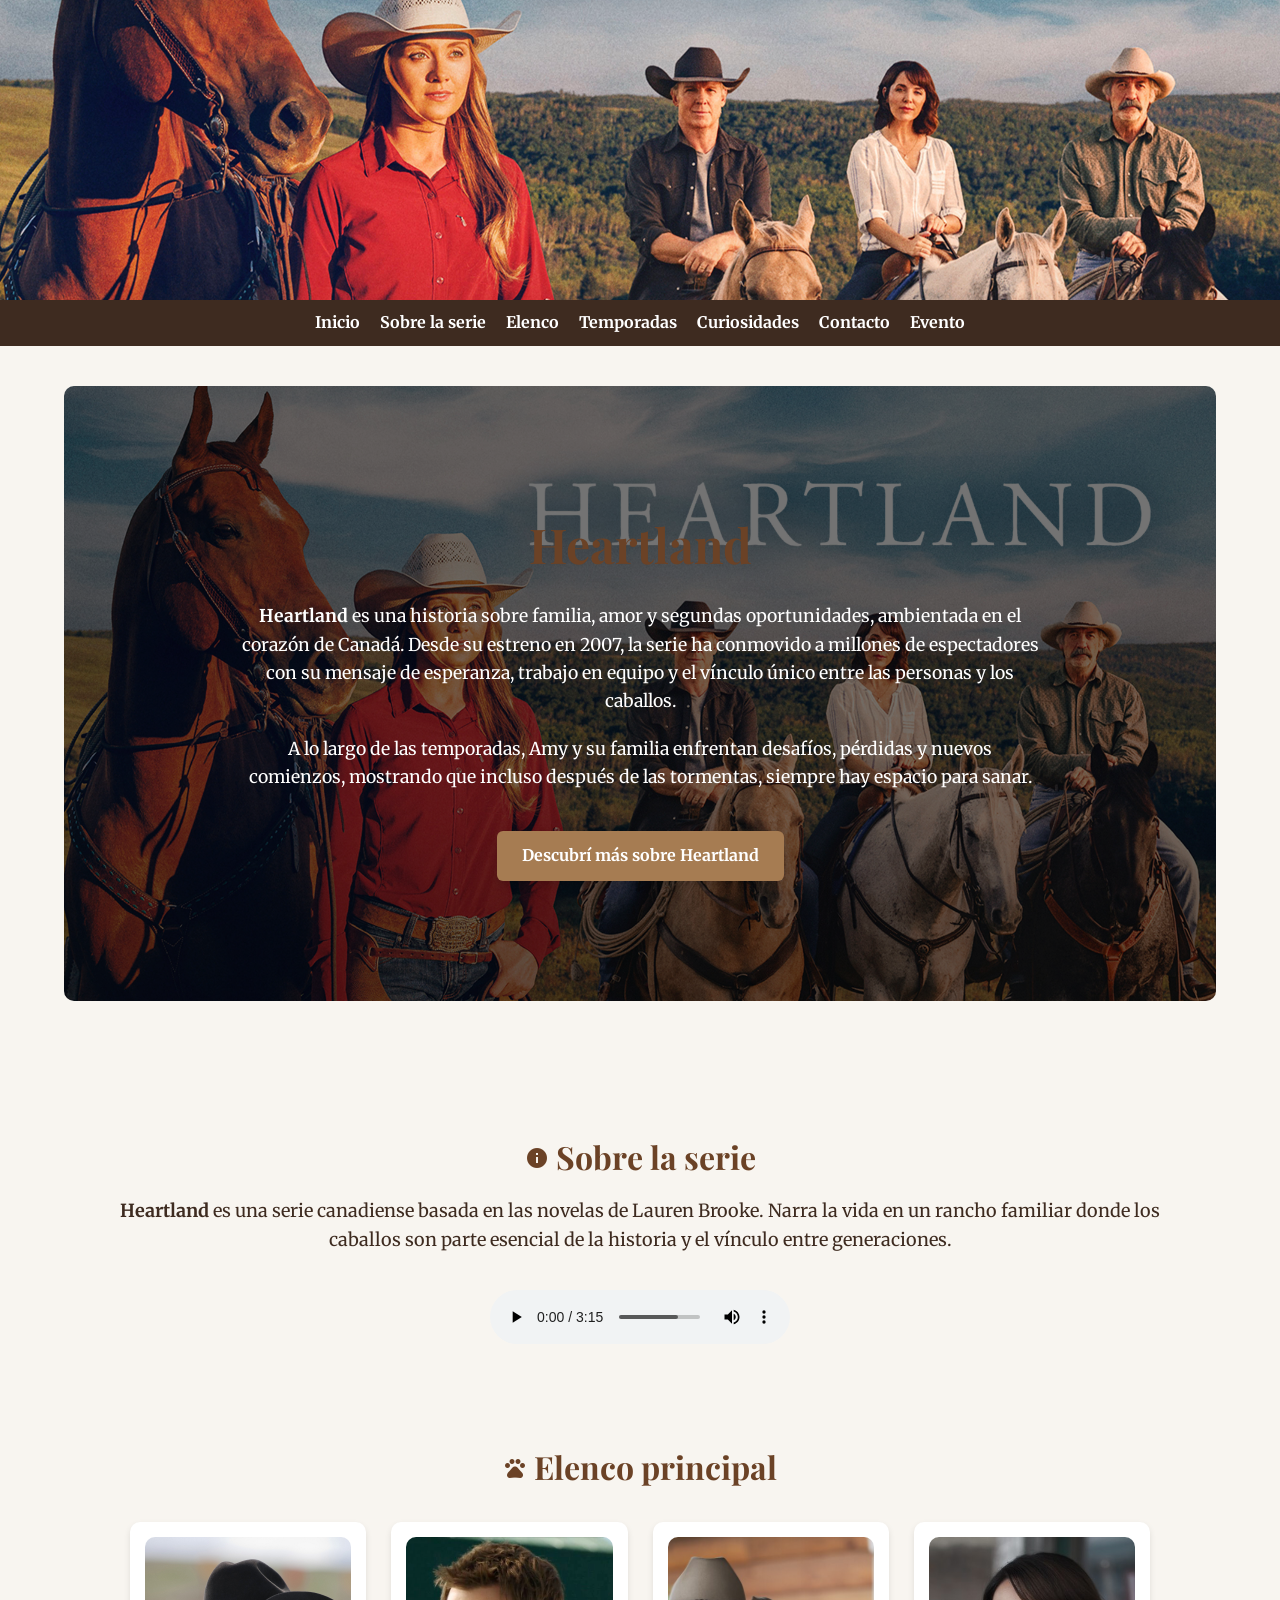
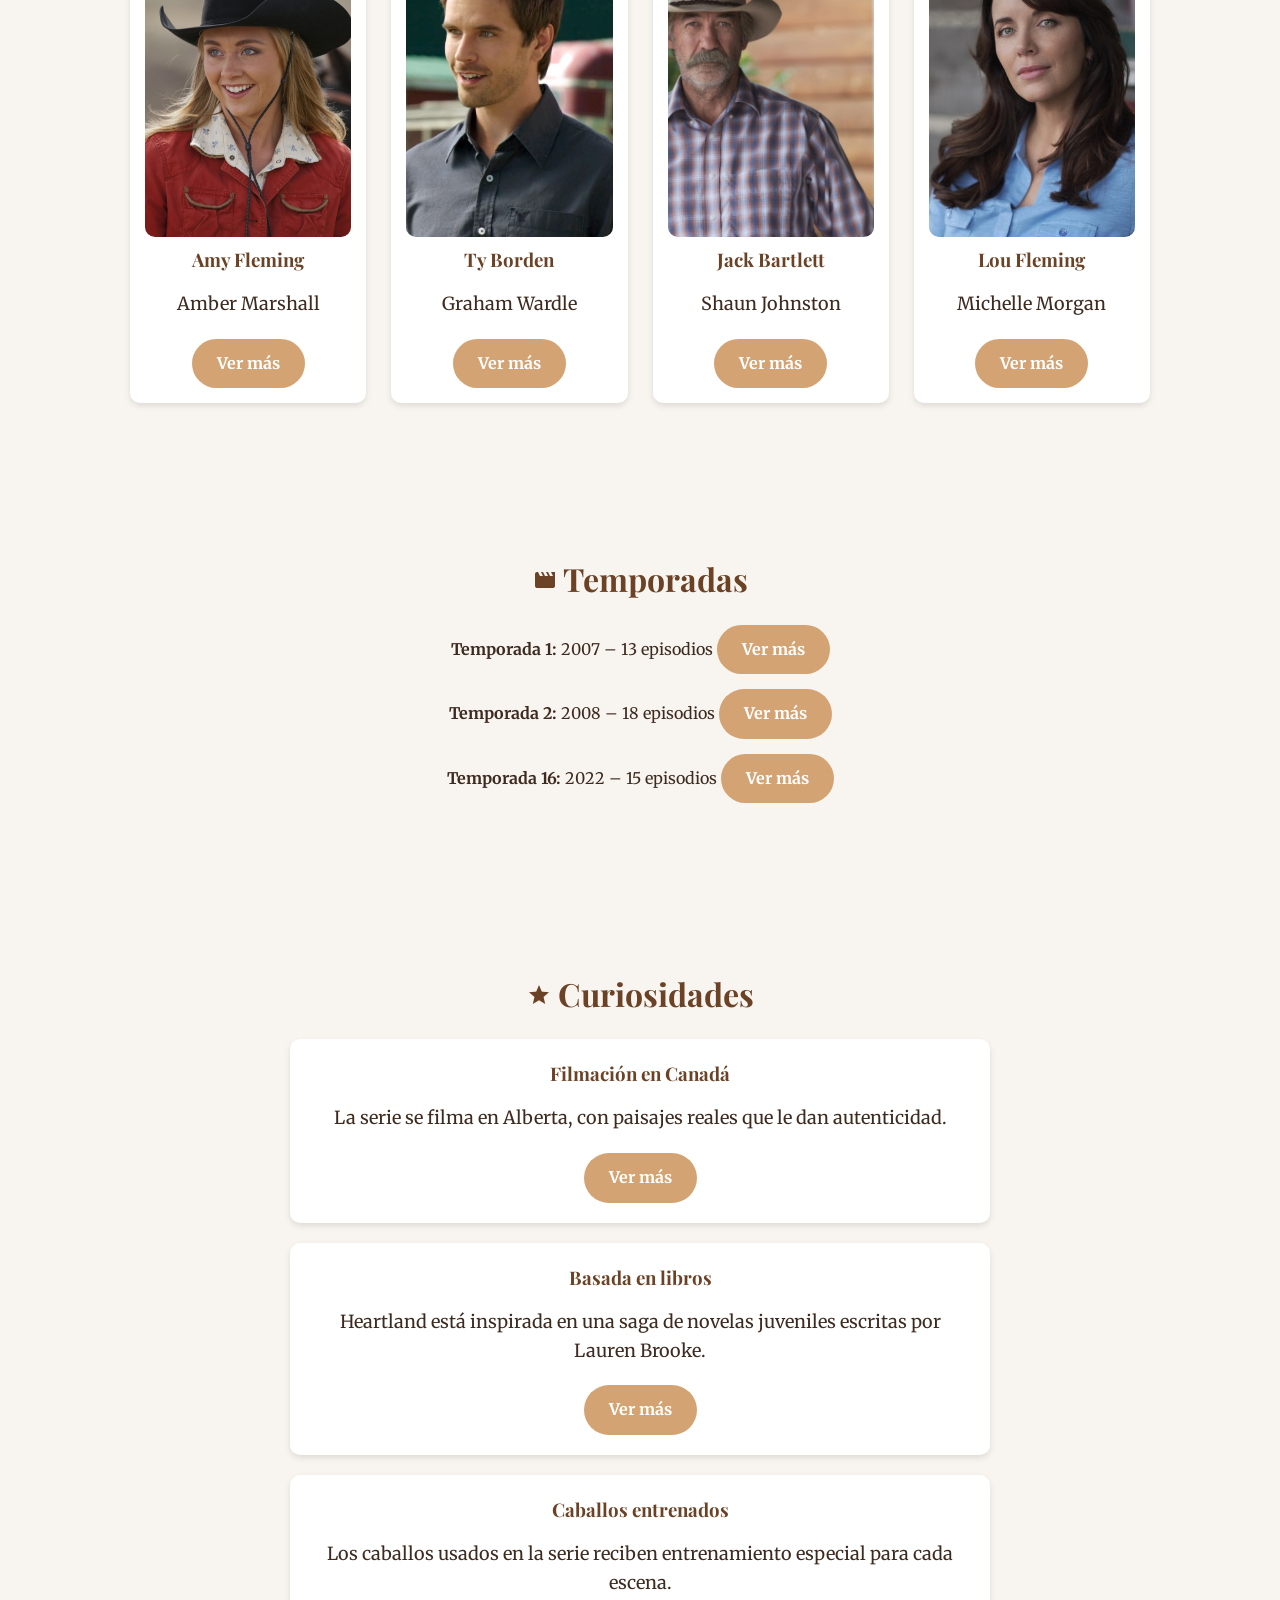
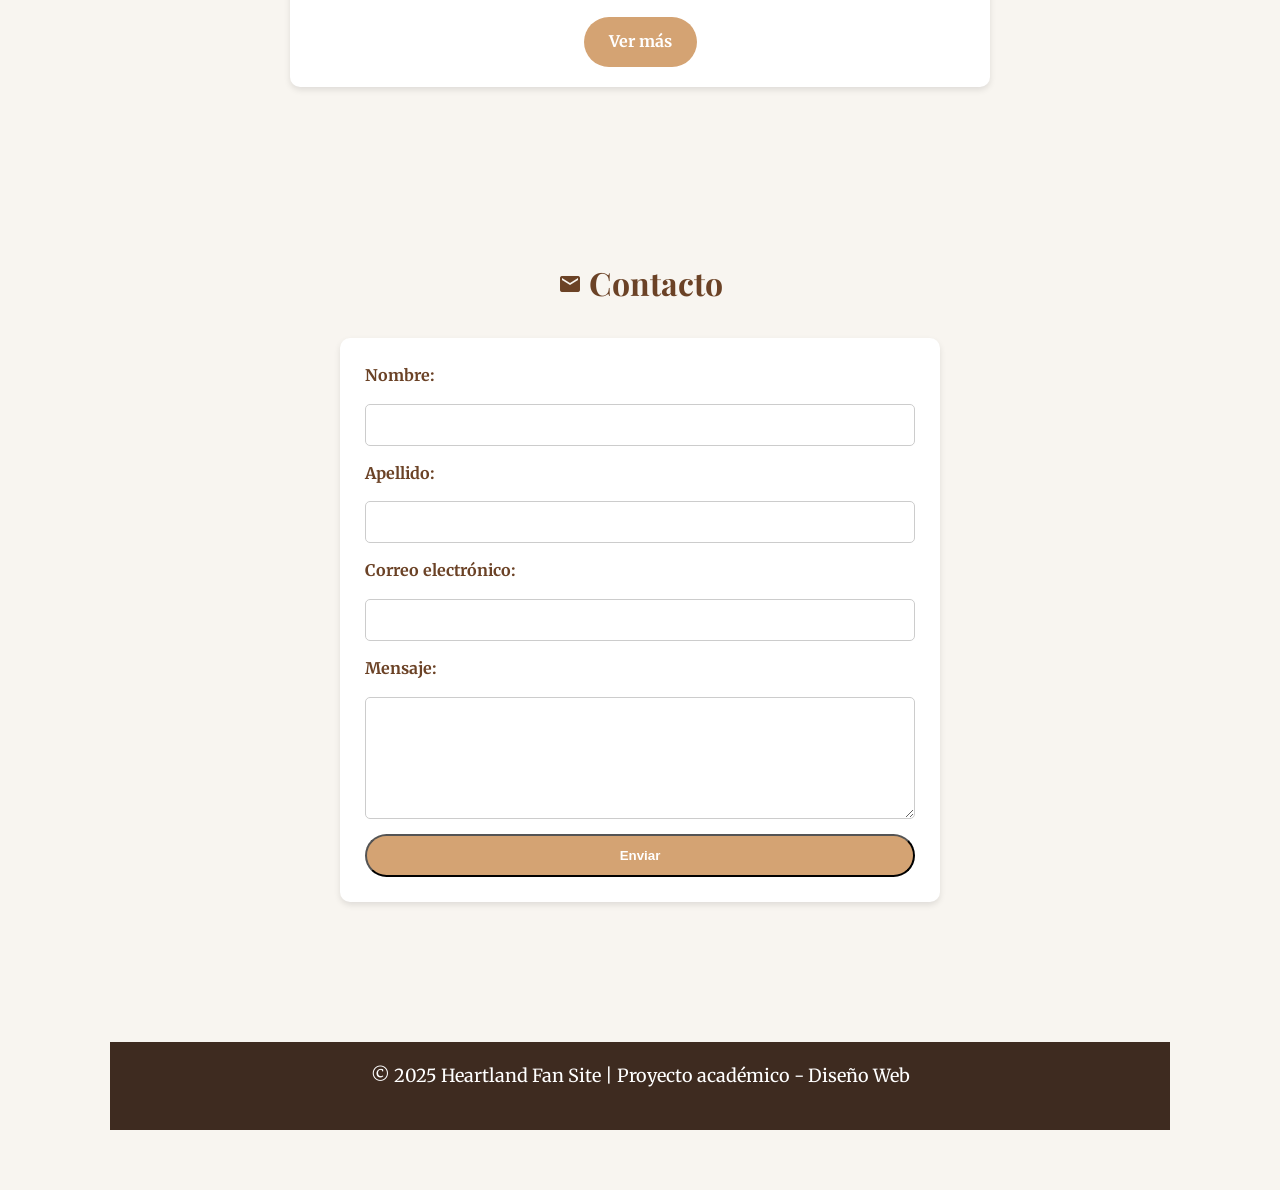
<file: HARTLAND/index.html>
<!DOCTYPE html>
<html lang="es">
<head>
  

  <meta charset="UTF-8">
  <meta name="viewport" content="width=device-scale=1.0">
  <title>Heartland - Sitio Oficial</title>
  <!-- Favicon -->
<link rel="apple-touch-icon" sizes="180x180" href="apple-touch-icon.png">
<link rel="icon" type="image/png" sizes="32x32" href="favicon-32x32.png">
<link rel="icon" type="image/png" sizes="16x16" href="favicon-16x16.png">
<link rel="manifest" href="site.webmanifest">

</head>
  <link rel="stylesheet" href="css/style.css">
  <link rel="icon" type="image/png" href="img/favicon.png">

  <!-- Tipografías -->
  <link href="https://fonts.googleapis.com/css2?family=Playfair+Display:wght@400;700&family=Merriweather:wght@300;400;700&display=swap" rel="stylesheet">
  <link href="https://fonts.googleapis.com/icon?family=Material+Icons" rel="stylesheet">
</head>

<body>
  <header>
    
    <img src="img/heartland-poster.jpg" alt="Heartland Banner" class="banner">
    <nav>
      <ul>
        <li><a href="#inicio">Inicio</a></li>
        <li><a href="#sobre">Sobre la serie</a></li>
        <li><a href="#elenco">Elenco</a></li>
        <li><a href="#temporadas">Temporadas</a></li>
        <li><a href="#curiosidades">Curiosidades</a></li>
        <li><a href="#contacto">Contacto</a></li>
        <li><a href="404.html">Evento</a></li>

      </ul>
    </nav>
  </header>

  <!-- Inicio -->
<section id="inicio" class="inicio">
  <div class="contenido">
    <h1>Heartland</h1>
    <p>
      <strong>Heartland</strong> es una historia sobre familia, amor y segundas oportunidades, ambientada en el corazón de Canadá.  
      Desde su estreno en 2007, la serie ha conmovido a millones de espectadores con su mensaje de esperanza, trabajo en equipo y el vínculo único entre las personas y los caballos.
    </p>
    <p>
      A lo largo de las temporadas, Amy y su familia enfrentan desafíos, pérdidas y nuevos comienzos, mostrando que incluso después de las tormentas, siempre hay espacio para sanar.
    </p>
  <a href="sobre.html" class="boton-vidrio">Descubrí más sobre Heartland</a>


  </div>
</section>


  <!-- Sobre la serie -->
  <section id="sobre" class="seccion">
    <h2><span class="material-icons">info</span> Sobre la serie</h2>
    <p><strong>Heartland</strong> es una serie canadiense basada en las novelas de Lauren Brooke. Narra la vida en un rancho familiar donde los caballos son parte esencial de la historia y el vínculo entre generaciones.</p>

    <audio controls>
  <source src="audio/heartland.mp3" type="audio/mpeg">
  Tu navegador no soporta audio.
</audio>


  <!-- Elenco -->
  <section id="elenco" class="seccion">
    <h2><span class="material-icons">pets</span> Elenco principal</h2>

    <div class="personajes">
      <article>
        <img src="img/amy.jpg" alt="Amy Fleming">
        <h3>Amy Fleming</h3>
        <p>Amber Marshall</p>
        <a href="amy.html" class="boton">Ver más</a>
      </article>

      <article>
        <img src="img/ty.jpg" alt="Ty Borden">
        <h3>Ty Borden</h3>
        <p>Graham Wardle</p>
        <a href="ty.html" class="boton">Ver más</a>
      </article>

      <article>
        <img src="img/jack.jpg" alt="Jack Bartlett">
        <h3>Jack Bartlett</h3>
        <p>Shaun Johnston</p>
        <a href="jack.html" class="boton">Ver más</a>
      </article>

      <article>
        <img src="img/lou.jpg" alt="Lou Fleming">
        <h3>Lou Fleming</h3>
        <p>Michelle Morgan</p>
        <a href="lou.html" class="boton">Ver más</a>
      </article>
    </div>
  </section>

  <!-- Temporadas -->
  <section id="temporadas" class="seccion">
    <h2><span class="material-icons">movie</span> Temporadas</h2>
    <ul>
      <li><strong>Temporada 1:</strong> 2007 – 13 episodios <a href="temporada1.html" class="boton">Ver más</a></li>
      <li><strong>Temporada 2:</strong> 2008 – 18 episodios <a href="temporada2.html" class="boton">Ver más</a></li>
      <li><strong>Temporada 16:</strong> 2022 – 15 episodios <a href="temporada16.html" class="boton">Ver más</a></li>
    </ul>
  </section>

  <!-- Curiosidades -->
  <section id="curiosidades" class="seccion">
    <h2><span class="material-icons">star</span> Curiosidades</h2>

    <article>
      <h3>Filmación en Canadá</h3>
      <p>La serie se filma en Alberta, con paisajes reales que le dan autenticidad.</p>
      <a href="curiosidad1.html" class="boton">Ver más</a>
    </article>

    <article>
      <h3>Basada en libros</h3>
      <p>Heartland está inspirada en una saga de novelas juveniles escritas por Lauren Brooke.</p>
      <a href="curiosidad2.html" class="boton">Ver más</a>
    </article>

    <article>
      <h3>Caballos entrenados</h3>
      <p>Los caballos usados en la serie reciben entrenamiento especial para cada escena.</p>
      <a href="curiosidad3.html" class="boton">Ver más</a>
    </article>
  </section>

  <!-- Contacto -->
  <section id="contacto" class="seccion">
    <h2><span class="material-icons">email</span> Contacto</h2>
    <form action="confirmacion.html" method="get" class="formulario">
      <label for="nombre">Nombre:</label>
      <input type="text" id="nombre" name="nombre" required>

      <label for="apellido">Apellido:</label>
      <input type="text" id="apellido" name="apellido" required>

      <label for="correo">Correo electrónico:</label>
      <input type="email" id="correo" name="correo" required>

      <label for="mensaje">Mensaje:</label>
      <textarea id="mensaje" name="mensaje" rows="5" required></textarea>

      <button type="submit" class="boton">Enviar</button>
    </form>
  </section>

  <footer>
    <p>© 2025 Heartland Fan Site | Proyecto académico - Diseño Web</p>
  </footer>

</body>
</html>
</file>
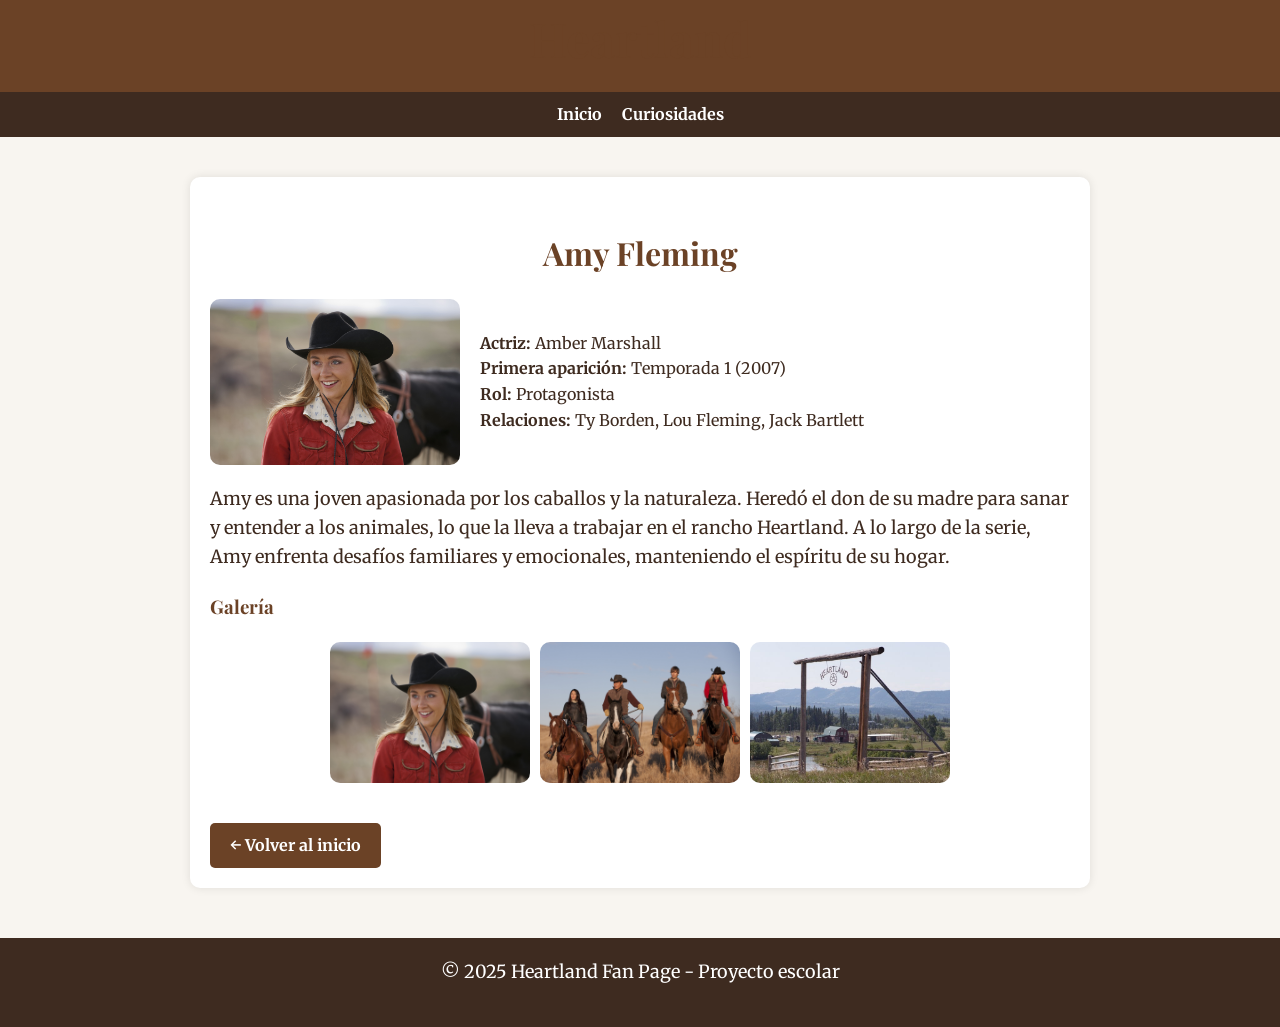
<file: HARTLAND/amy.html>
<!DOCTYPE html>
<html lang="es">
<head>
  <meta charset="UTF-8">
  <meta name="viewport" content="width=device-width, initial-scale=1.0">
  <title>Amy Fleming - Heartland</title>
  <link rel="stylesheet" href="css/style.css">

  <!-- Tipografías de Google -->
  <link href="https://fonts.googleapis.com/css2?family=Playfair+Display:wght@700&family=Merriweather&display=swap" rel="stylesheet">
</head>
<body>

  <header>
    <h1>Heartland</h1>
    <nav>
      <ul>
        <li><a href="index.html">Inicio</a></li>
        <li><a href="curiosidades.html">Curiosidades</a></li>
      </ul>
    </nav>
  </header>

  <main class="detalle-personaje">
    <h2>Amy Fleming</h2>

    <div class="ficha">
      <img src="img/amy.jpg" alt="Amy Fleming">
      <ul>
        <li><strong>Actriz:</strong> Amber Marshall</li>
        <li><strong>Primera aparición:</strong> Temporada 1 (2007)</li>
        <li><strong>Rol:</strong> Protagonista</li>
        <li><strong>Relaciones:</strong> Ty Borden, Lou Fleming, Jack Bartlett</li>
      </ul>
    </div>

    <p>
      Amy es una joven apasionada por los caballos y la naturaleza. Heredó el don de su madre para sanar y entender a los animales, lo que la lleva a trabajar en el rancho Heartland. A lo largo de la serie, Amy enfrenta desafíos familiares y emocionales, manteniendo el espíritu de su hogar.
    </p>

    <h3>Galería</h3>
    <div class="galeria">
      <img src="img/amy.jpg" alt="Amy 1">
      <img src="img/caballos.jpg" alt="Amy y los caballos">
      <img src="img/ranch.jpg" alt="Rancho Heartland">
    </div>

    <a href="index.html" class="boton-volver">← Volver al inicio</a>
  </main>

  <footer>
    <p>© 2025 Heartland Fan Page - Proyecto escolar</p>
  </footer>

</body>
</html>
</file>
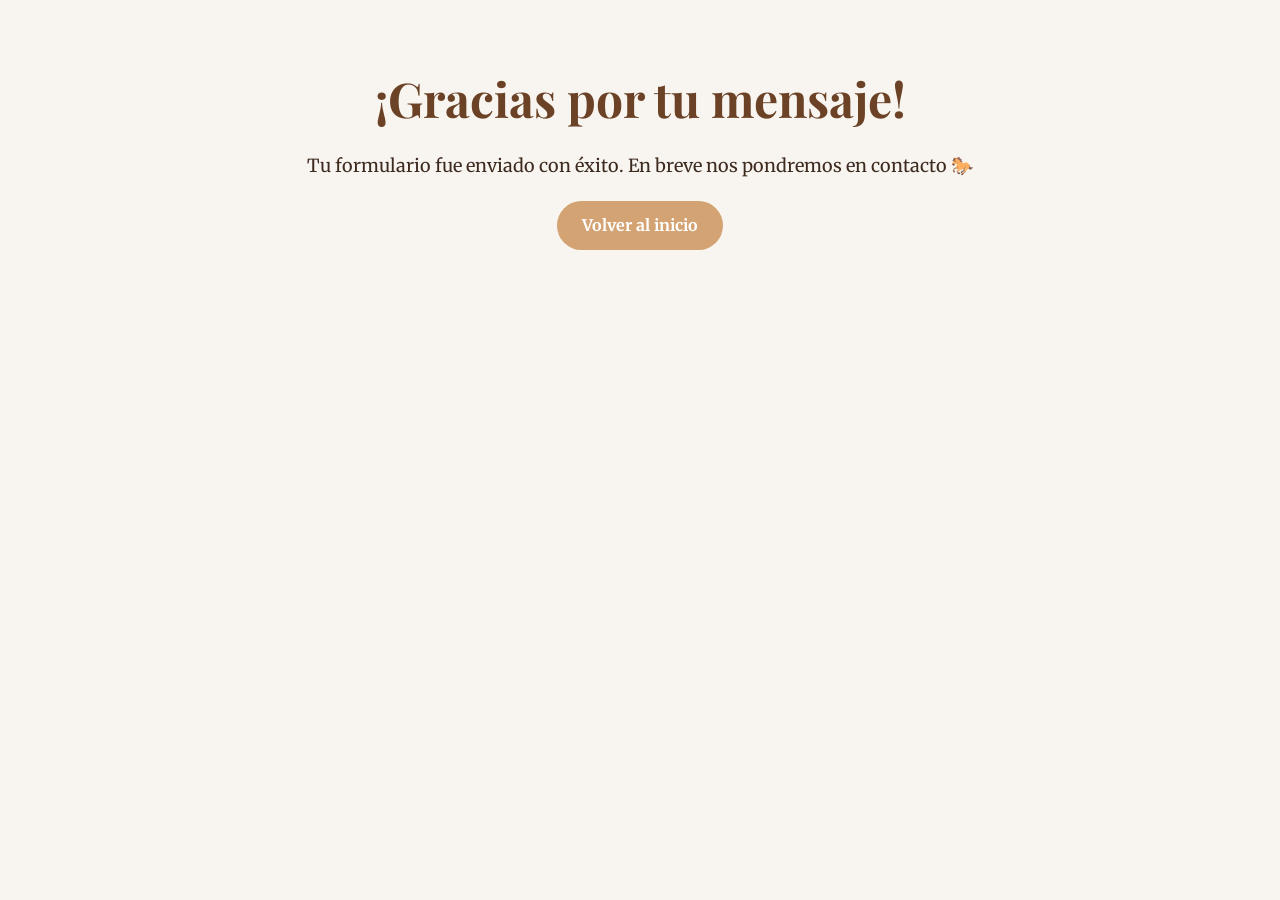
<file: HARTLAND/confirmacion.html>
<!DOCTYPE html>
<html lang="es">
<head>
  <meta charset="UTF-8">
  <meta name="viewport" content="width=device-width, initial-scale=1.0">
  <title>Mensaje enviado - Heartland</title>
  <link rel="stylesheet" href="css/style.css">
  <link href="https://fonts.googleapis.com/css2?family=Playfair+Display:wght@400;700&family=Merriweather:wght@300;400;700&display=swap" rel="stylesheet">
</head>

<body>
  <section class="seccion">
    <h1>¡Gracias por tu mensaje!</h1>
    <p>Tu formulario fue enviado con éxito. En breve nos pondremos en contacto 🐎</p>
    <a href="index.html" class="boton">Volver al inicio</a>
  </section>
</body>
</html>
</file>
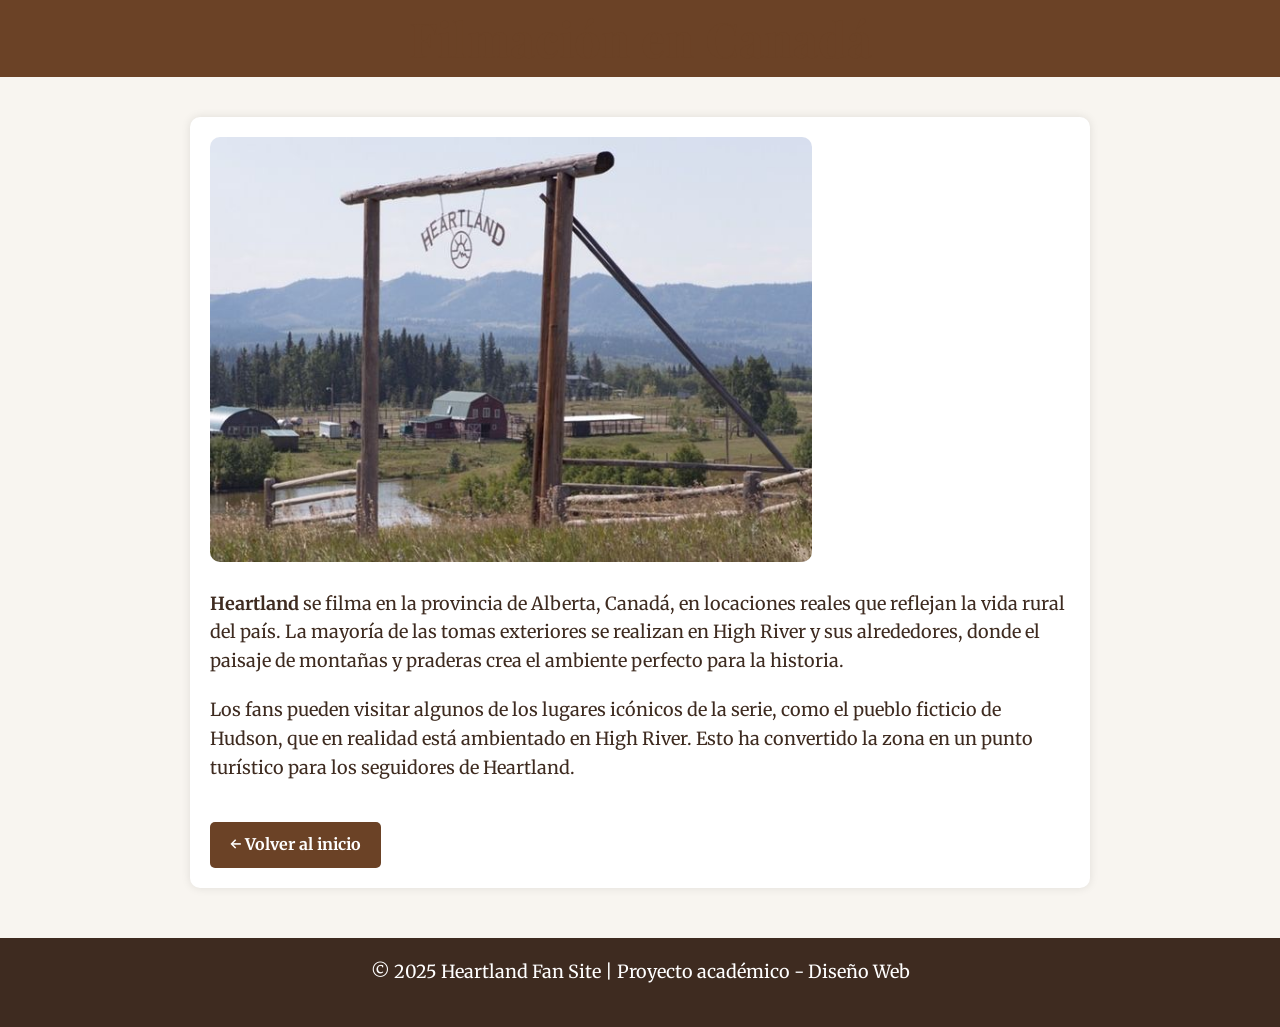
<file: HARTLAND/curiosidad1.html>
<!DOCTYPE html>
<html lang="es">
<head>
  <meta charset="UTF-8">
  <meta name="viewport" content="width=device-width, initial-scale=1.0">
  <title>Filmación en Canadá - Heartland</title>
  <link rel="stylesheet" href="css/style.css">
  <link href="https://fonts.googleapis.com/css2?family=Playfair+Display:wght@700&family=Merriweather&display=swap" rel="stylesheet">
</head>
<body>

  <header>
    <h1>Filmación en Canadá</h1>
  </header>

  <main class="detalle-personaje">
    <img src="img/ranch.jpg" alt="Rancho Heartland" style="width:70%; border-radius:10px; margin-bottom:20px;">
    <p>
      <strong>Heartland</strong> se filma en la provincia de Alberta, Canadá, en locaciones reales que reflejan la vida rural del país. 
      La mayoría de las tomas exteriores se realizan en High River y sus alrededores, donde el paisaje de montañas y praderas crea el ambiente perfecto para la historia.
    </p>
    <p>
      Los fans pueden visitar algunos de los lugares icónicos de la serie, como el pueblo ficticio de Hudson, que en realidad está ambientado en High River. 
      Esto ha convertido la zona en un punto turístico para los seguidores de Heartland.
    </p>
    <a href="index.html" class="boton-volver">← Volver al inicio</a>
  </main>

  <footer>
    <p>© 2025 Heartland Fan Site | Proyecto académico - Diseño Web</p>
  </footer>

</body>
</html>
</file>
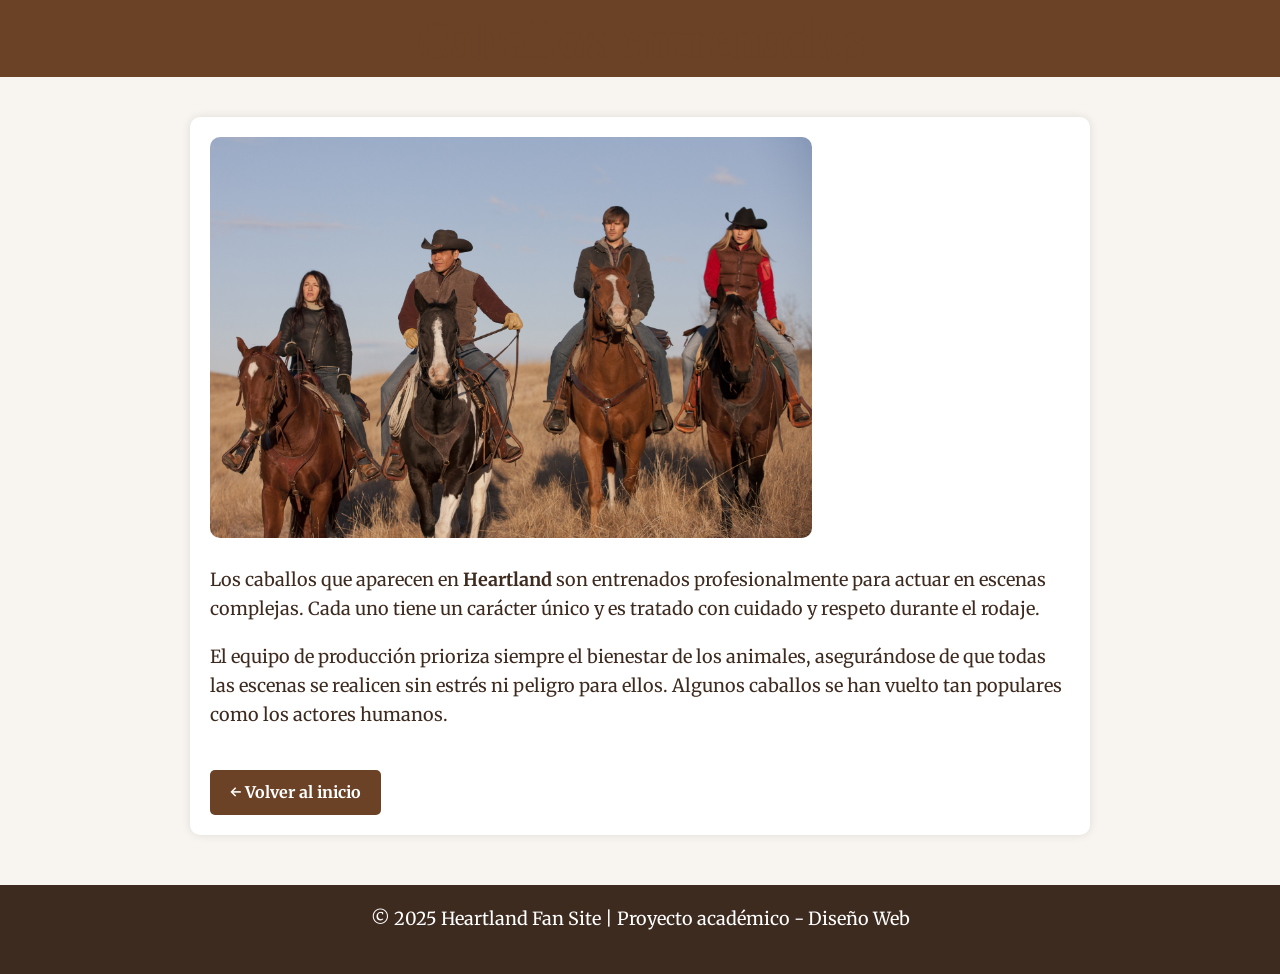
<file: HARTLAND/curiosidad3.html>
<!DOCTYPE html>
<html lang="es">
<head>
  <meta charset="UTF-8">
  <meta name="viewport" content="width=device-width, initial-scale=1.0">
  <title>Caballos entrenados - Heartland</title>
  <link rel="stylesheet" href="css/style.css">
  <link href="https://fonts.googleapis.com/css2?family=Playfair+Display:wght@700&family=Merriweather&display=swap" rel="stylesheet">
</head>
<body>

  <header>
    <h1>Caballos entrenados</h1>
  </header>

  <main class="detalle-personaje">
    <img src="img/caballos.jpg" alt="Caballos de Heartland" style="width:70%; border-radius:10px; margin-bottom:20px;">
    <p>
      Los caballos que aparecen en <strong>Heartland</strong> son entrenados profesionalmente para actuar en escenas complejas. 
      Cada uno tiene un carácter único y es tratado con cuidado y respeto durante el rodaje.
    </p>
    <p>
      El equipo de producción prioriza siempre el bienestar de los animales, asegurándose de que todas las escenas se realicen sin estrés ni peligro para ellos. 
      Algunos caballos se han vuelto tan populares como los actores humanos.
    </p>
    <a href="index.html" class="boton-volver">← Volver al inicio</a>
  </main>

  <footer>
    <p>© 2025 Heartland Fan Site | Proyecto académico - Diseño Web</p>
  </footer>

</body>
</html>
</file>
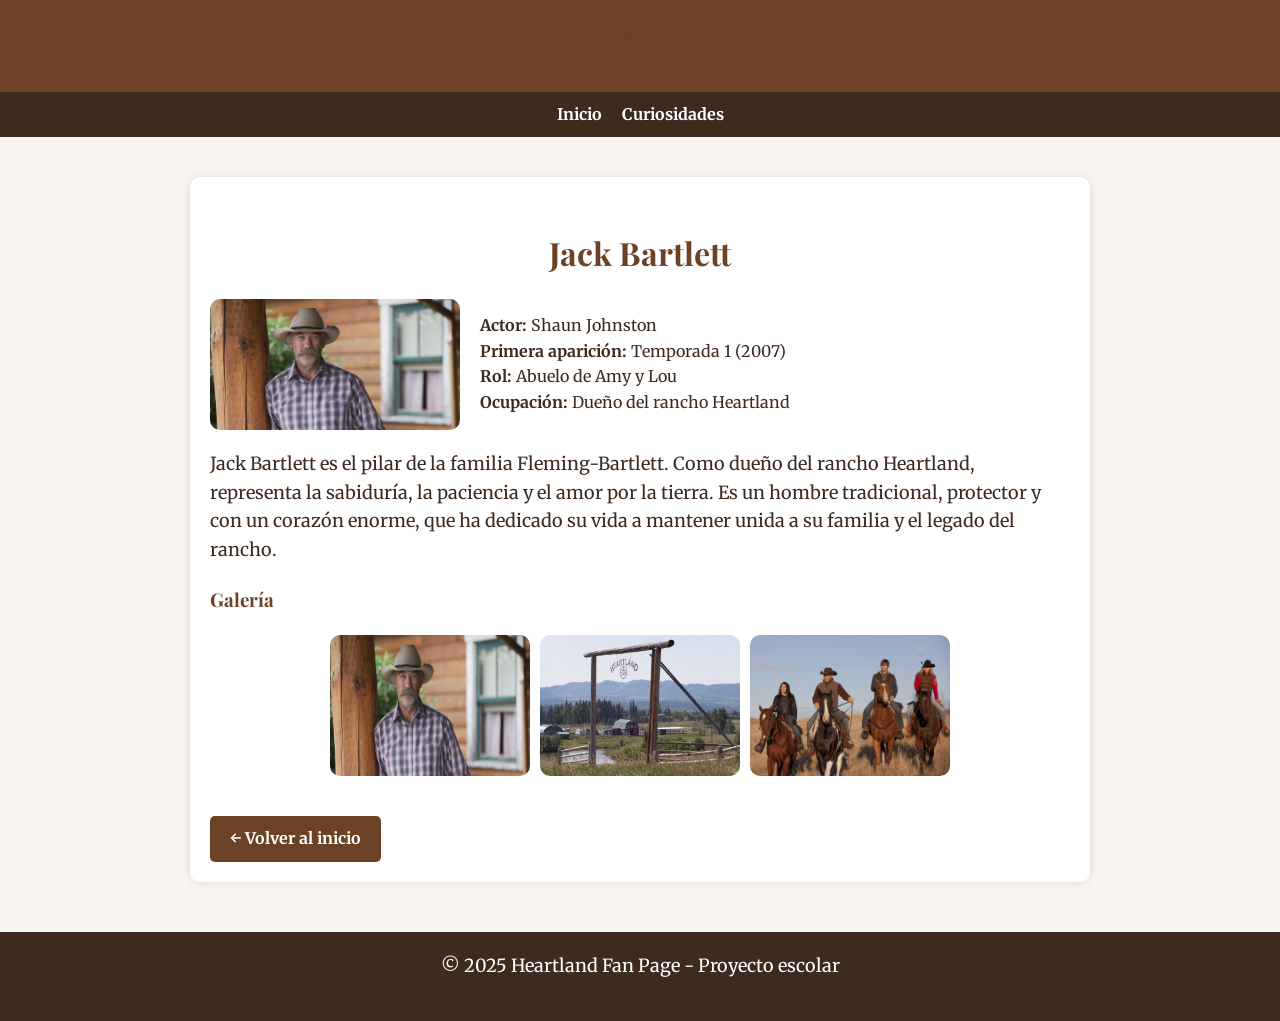
<file: HARTLAND/jack.html>
<!DOCTYPE html>
<html lang="es">
<head>
  <meta charset="UTF-8">
  <meta name="viewport" content="width=device-width, initial-scale=1.0">
  <title>Jack Bartlett - Heartland</title>
  <link rel="stylesheet" href="css/style.css">
  <link href="https://fonts.googleapis.com/css2?family=Playfair+Display:wght@700&family=Merriweather&display=swap" rel="stylesheet">
</head>
<body>

  <header>
    <h1>Heartland</h1>
    <nav>
      <ul>
        <li><a href="index.html">Inicio</a></li>
        <li><a href="curiosidades.html">Curiosidades</a></li>
      </ul>
    </nav>
  </header>

  <main class="detalle-personaje">
    <h2>Jack Bartlett</h2>

    <div class="ficha">
      <img src="img/jack.jpg" alt="Jack Bartlett">
      <ul>
        <li><strong>Actor:</strong> Shaun Johnston</li>
        <li><strong>Primera aparición:</strong> Temporada 1 (2007)</li>
        <li><strong>Rol:</strong> Abuelo de Amy y Lou</li>
        <li><strong>Ocupación:</strong> Dueño del rancho Heartland</li>
      </ul>
    </div>

    <p>
      Jack Bartlett es el pilar de la familia Fleming-Bartlett. Como dueño del rancho Heartland, representa la sabiduría, la paciencia y el amor por la tierra. Es un hombre tradicional, protector y con un corazón enorme, que ha dedicado su vida a mantener unida a su familia y el legado del rancho.
    </p>

    <h3>Galería</h3>
    <div class="galeria">
      <img src="img/jack.jpg" alt="Jack">
      <img src="img/ranch.jpg" alt="Rancho Heartland">
      <img src="img/caballos.jpg" alt="Caballos en el rancho">
    </div>

    <a href="index.html" class="boton-volver">← Volver al inicio</a>
  </main>

  <footer>
    <p>© 2025 Heartland Fan Page - Proyecto escolar</p>
  </footer>

</body>
</html>
</file>
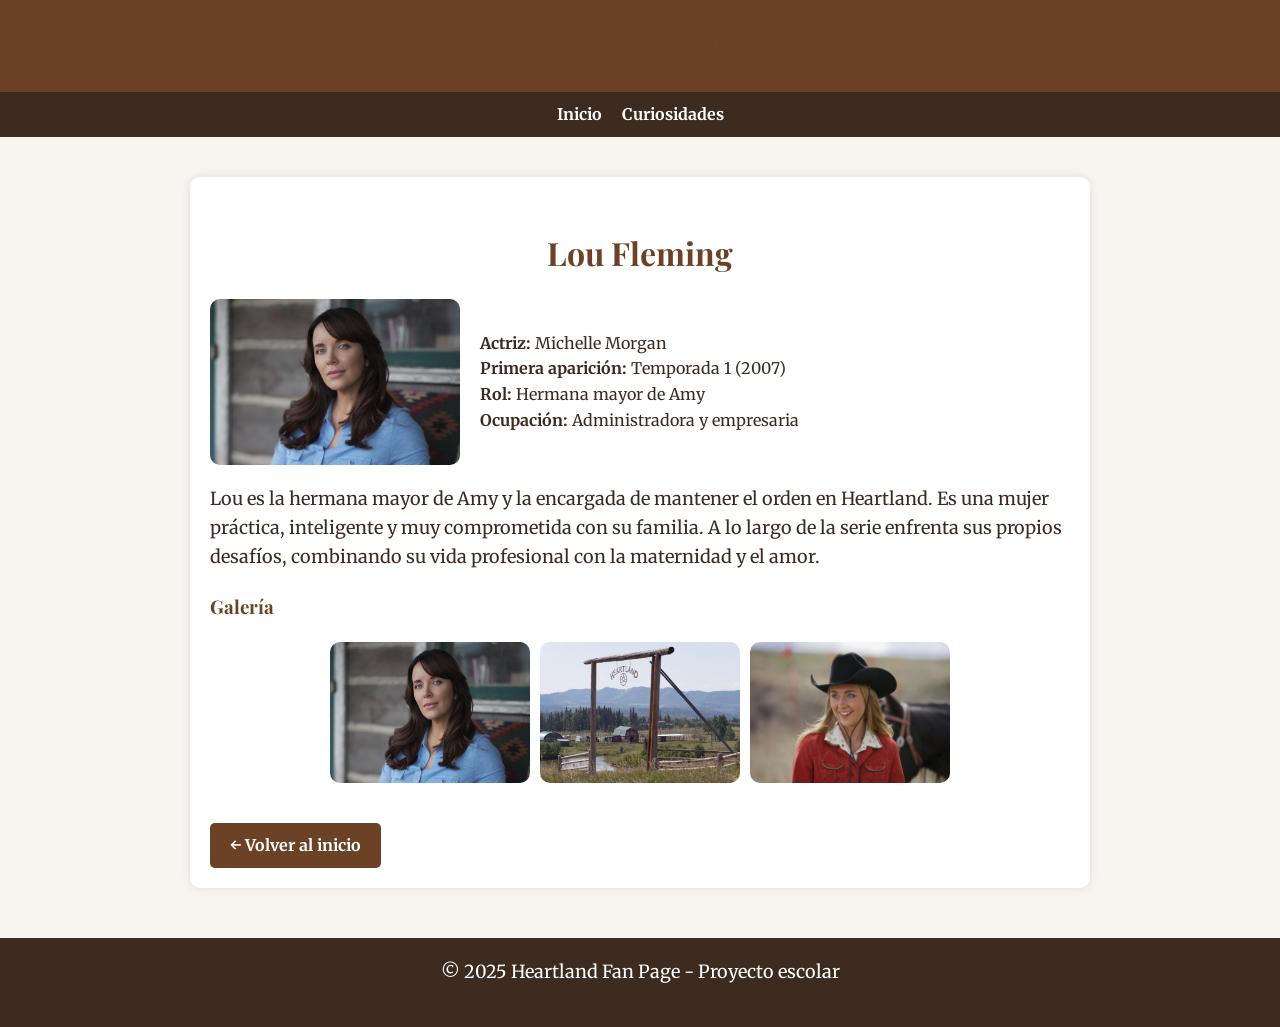
<file: HARTLAND/lou.html>
<!DOCTYPE html>
<html lang="es">
<head>
  <meta charset="UTF-8">
  <meta name="viewport" content="width=device-width, initial-scale=1.0">
  <title>Lou Fleming - Heartland</title>
  <link rel="stylesheet" href="css/style.css">
  <link href="https://fonts.googleapis.com/css2?family=Playfair+Display:wght@700&family=Merriweather&display=swap" rel="stylesheet">
</head>
<body>

  <header>
    <h1>Heartland</h1>
    <nav>
      <ul>
        <li><a href="index.html">Inicio</a></li>
        <li><a href="curiosidades.html">Curiosidades</a></li>
      </ul>
    </nav>
  </header>

  <main class="detalle-personaje">
    <h2>Lou Fleming</h2>

    <div class="ficha">
      <img src="img/lou.jpg" alt="Lou Fleming">
      <ul>
        <li><strong>Actriz:</strong> Michelle Morgan</li>
        <li><strong>Primera aparición:</strong> Temporada 1 (2007)</li>
        <li><strong>Rol:</strong> Hermana mayor de Amy</li>
        <li><strong>Ocupación:</strong> Administradora y empresaria</li>
      </ul>
    </div>

    <p>
      Lou es la hermana mayor de Amy y la encargada de mantener el orden en Heartland. Es una mujer práctica, inteligente y muy comprometida con su familia. A lo largo de la serie enfrenta sus propios desafíos, combinando su vida profesional con la maternidad y el amor.
    </p>

    <h3>Galería</h3>
    <div class="galeria">
      <img src="img/lou.jpg" alt="Lou">
      <img src="img/ranch.jpg" alt="Rancho Heartland">
      <img src="img/amy.jpg" alt="Amy y Lou">
    </div>

    <a href="index.html" class="boton-volver">← Volver al inicio</a>
  </main>

  <footer>
    <p>© 2025 Heartland Fan Page - Proyecto escolar</p>
  </footer>

</body>
</html>
</file>
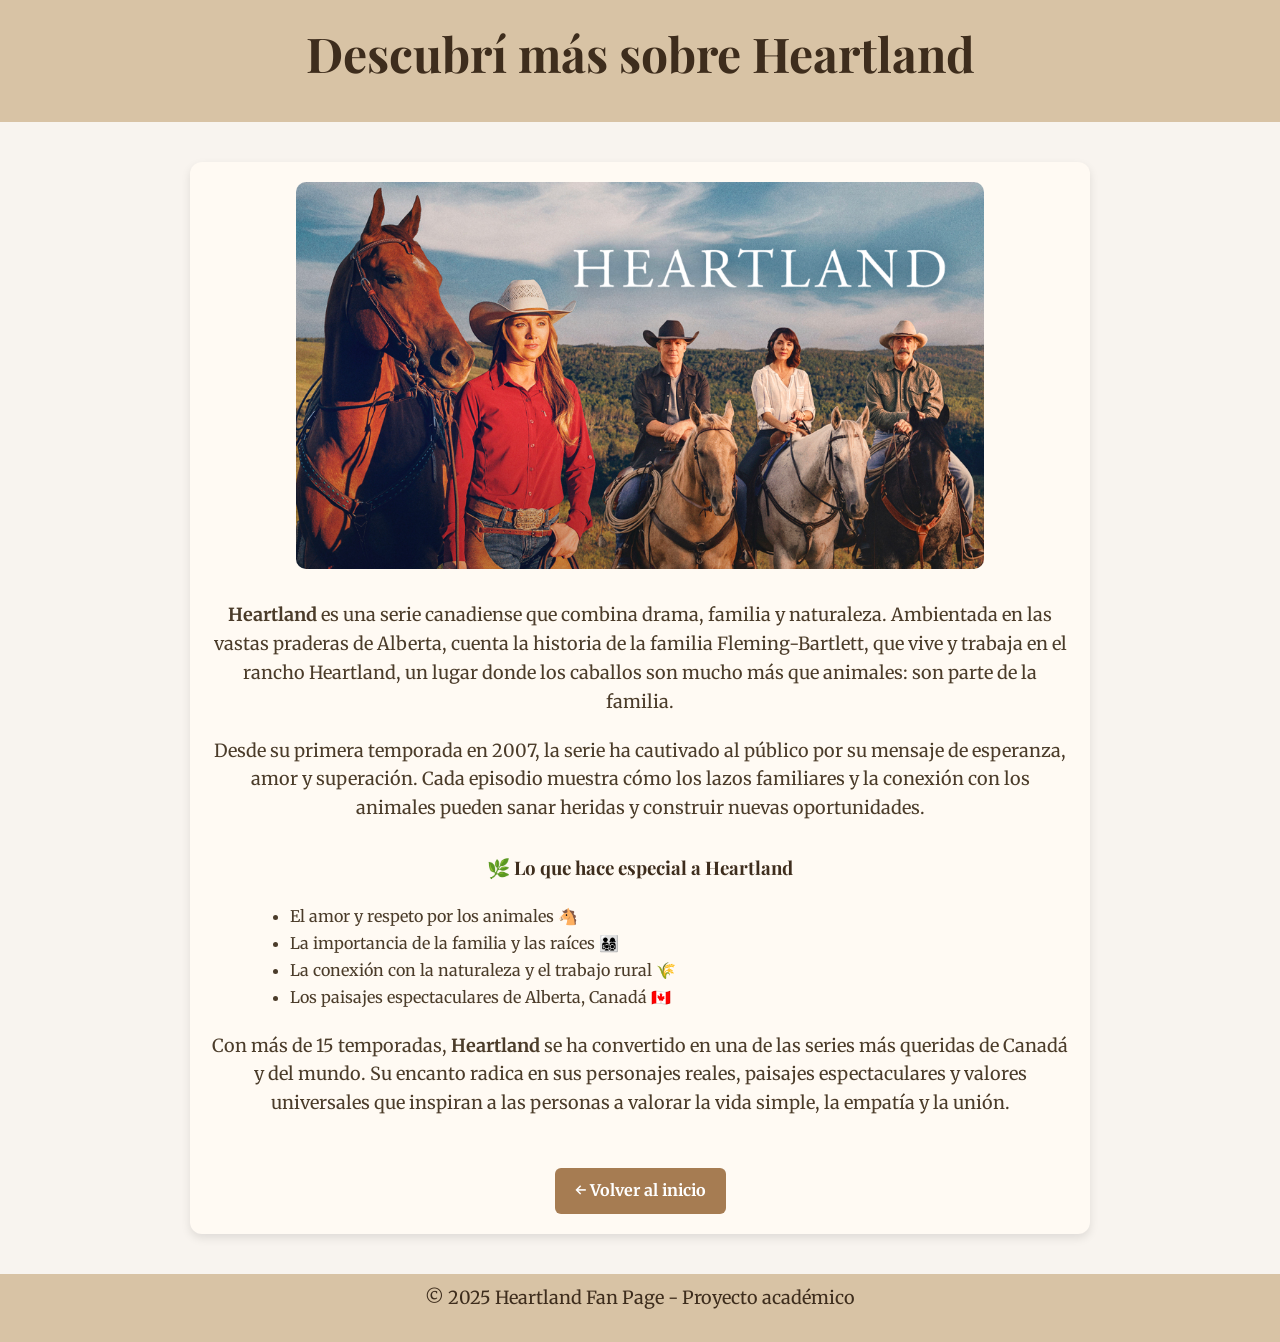
<file: HARTLAND/sobre.html>
<!DOCTYPE html>
<html lang="es">
<head>
  <meta charset="UTF-8">
  <meta name="viewport" content="width=device-width, initial-scale=1.0">
  <title>Descubrí más sobre Heartland</title>
  <link rel="stylesheet" href="css/style.css">
  <link href="https://fonts.googleapis.com/css2?family=Playfair+Display:wght@700&family=Merriweather&display=swap" rel="stylesheet">
  <style>
    body {
      font-family: 'Merriweather', serif;
      background-color: #f8f4ef;
      color: #4b3c2a;
      text-align: center;
      margin: 0;
      padding: 0;
    }

    header {
      background-color: #d8c3a5;
      padding: 15px 0;
    }

    h1 {
      font-family: 'Playfair Display', serif;
      color: #3e2d1d;
    }

    main {
      max-width: 900px;
      margin: 40px auto;
      padding: 20px;
      background-color: #fffaf3;
      border-radius: 12px;
      box-shadow: 0 4px 10px rgba(0,0,0,0.1);
    }

    img {
      width: 80%;
      border-radius: 10px;
      margin-bottom: 25px;
    }

    h3 {
      font-family: 'Playfair Display', serif;
      margin-top: 30px;
      color: #3e2d1d;
    }

    ul {
      text-align: left;
      max-width: 700px;
      margin: 20px auto;
      line-height: 1.7;
    }

    a.boton-volver {
      display: inline-block;
      margin-top: 30px;
      background-color: #a67c52;
      color: white;
      padding: 10px 20px;
      text-decoration: none;
      border-radius: 6px;
      transition: background-color 0.3s ease;
    }

    a.boton-volver:hover {
      background-color: #8b633f;
    }

    footer {
      background-color: #d8c3a5;
      color: #3e2d1d;
      padding: 10px 0;
      margin-top: 40px;
    }
  </style>
</head>
<body>

  <header>
    <h1>Descubrí más sobre Heartland</h1>
  </header>

  <main>
    <img src="img/heartland-poster.jpg" alt="Heartland">

    <p>
      <strong>Heartland</strong> es una serie canadiense que combina drama, familia y naturaleza. 
      Ambientada en las vastas praderas de Alberta, cuenta la historia de la familia Fleming-Bartlett, 
      que vive y trabaja en el rancho Heartland, un lugar donde los caballos son mucho más que animales: 
      son parte de la familia.
    </p>

    <p>
      Desde su primera temporada en 2007, la serie ha cautivado al público por su mensaje de esperanza, amor y superación. 
      Cada episodio muestra cómo los lazos familiares y la conexión con los animales pueden sanar heridas y construir nuevas oportunidades.
    </p>

    <h3>🌿 Lo que hace especial a Heartland</h3>
    <ul>
      <li>El amor y respeto por los animales 🐴</li>
      <li>La importancia de la familia y las raíces 👨‍👩‍👧‍👦</li>
      <li>La conexión con la naturaleza y el trabajo rural 🌾</li>
      <li>Los paisajes espectaculares de Alberta, Canadá 🇨🇦</li>
    </ul>

    <p>
      Con más de 15 temporadas, <strong>Heartland</strong> se ha convertido en una de las series más queridas de Canadá y del mundo. 
      Su encanto radica en sus personajes reales, paisajes espectaculares y valores universales que inspiran a las personas 
      a valorar la vida simple, la empatía y la unión.
    </p>

    <a href="index.html" class="boton-volver">← Volver al inicio</a>
  </main>

  <footer>
    <p>© 2025 Heartland Fan Page - Proyecto académico</p>
  </footer>

</body>
</html>
</file>
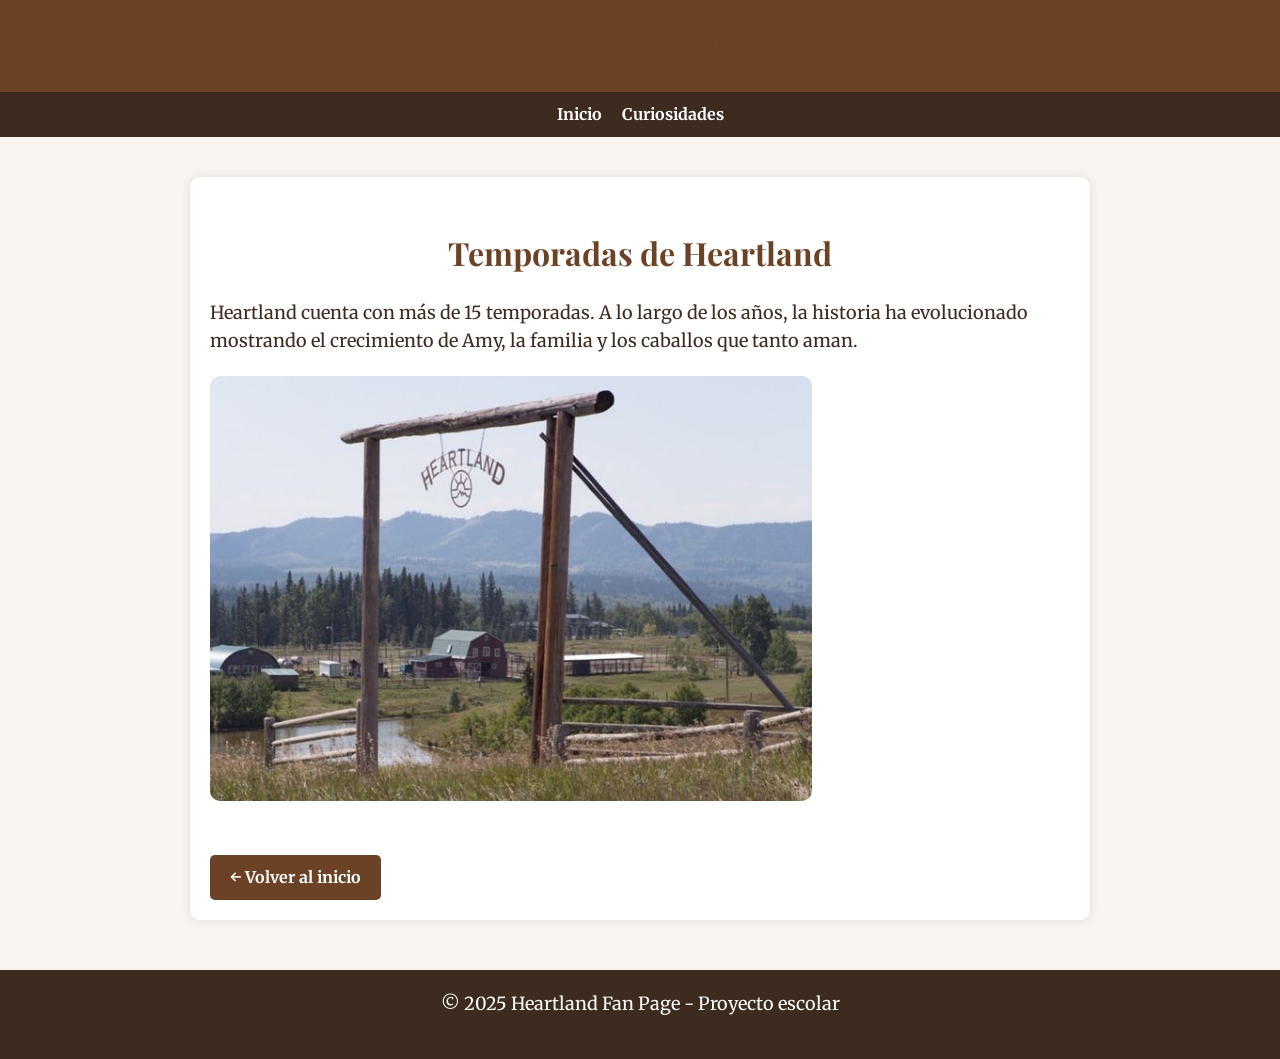
<file: HARTLAND/temporada1.html>
<!DOCTYPE html>
<html lang="es">
<head>
  <meta charset="UTF-8">
  <meta name="viewport" content="width=device-width, initial-scale=1.0">
  <title>Temporadas - Heartland</title>
  <link rel="stylesheet" href="css/style.css">
</head>
<body>

  <header>
    <h1>Heartland</h1>
    <nav>
      <ul>
        <li><a href="index.html">Inicio</a></li>
        <li><a href="curiosidades.html">Curiosidades</a></li>
      </ul>
    </nav>
  </header>

  <main class="detalle-personaje">
    <h2>Temporadas de Heartland</h2>
    <p>
      Heartland cuenta con más de 15 temporadas. A lo largo de los años, la historia ha evolucionado mostrando el crecimiento de Amy, la familia y los caballos que tanto aman.
    </p>

    <img src="img/ranch.jpg" alt="Rancho Heartland" style="width:70%; border-radius:10px;">
    <br><br>

    <a href="index.html" class="boton-volver">← Volver al inicio</a>
  </main>

  <footer>
    <p>© 2025 Heartland Fan Page - Proyecto escolar</p>
  </footer>

</body>
</html>
</file>
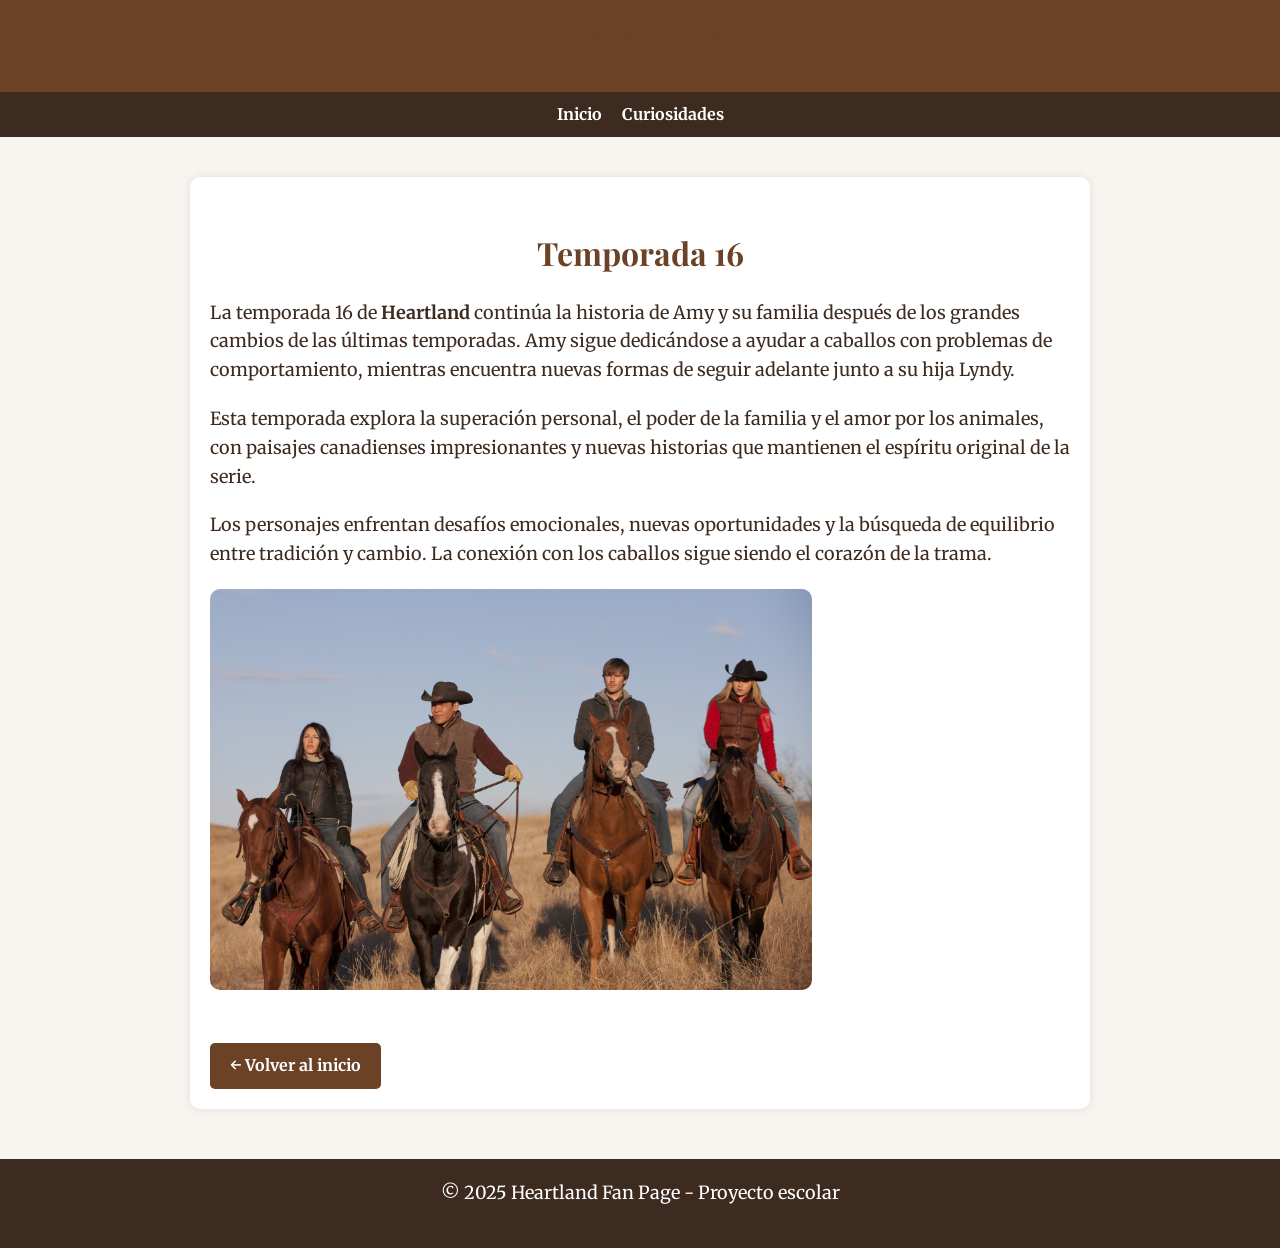
<file: HARTLAND/temporada16.html>
<!DOCTYPE html>
<html lang="es">
<head>
  <meta charset="UTF-8">
  <meta name="viewport" content="width=device-width, initial-scale=1.0">
  <title>Temporada 16 - Heartland</title>
  <link rel="stylesheet" href="css/style.css">
  <link href="https://fonts.googleapis.com/css2?family=Playfair+Display:wght@700&family=Merriweather&display=swap" rel="stylesheet">
</head>
<body>

  <header>
    <h1>Heartland</h1>
    <nav>
      <ul>
        <li><a href="index.html">Inicio</a></li>
        <li><a href="curiosidades.html">Curiosidades</a></li>
      </ul>
    </nav>
  </header>

  <main class="detalle-personaje">
    <h2>Temporada 16</h2>

    <p>
      La temporada 16 de <strong>Heartland</strong> continúa la historia de Amy y su familia después de los grandes cambios de las últimas temporadas. Amy sigue dedicándose a ayudar a caballos con problemas de comportamiento, mientras encuentra nuevas formas de seguir adelante junto a su hija Lyndy.
    </p>

    <p>
      Esta temporada explora la superación personal, el poder de la familia y el amor por los animales, con paisajes canadienses impresionantes y nuevas historias que mantienen el espíritu original de la serie.  
    </p>

    <p>
      Los personajes enfrentan desafíos emocionales, nuevas oportunidades y la búsqueda de equilibrio entre tradición y cambio. La conexión con los caballos sigue siendo el corazón de la trama.
    </p>

    <img src="img/caballos.jpg" alt="Heartland Temporada 16" style="width:70%; border-radius:10px;">
    <br><br>

    <a href="index.html" class="boton-volver">← Volver al inicio</a>
  </main>

  <footer>
    <p>© 2025 Heartland Fan Page - Proyecto escolar</p>
  </footer>

</body>
</html>
</file>
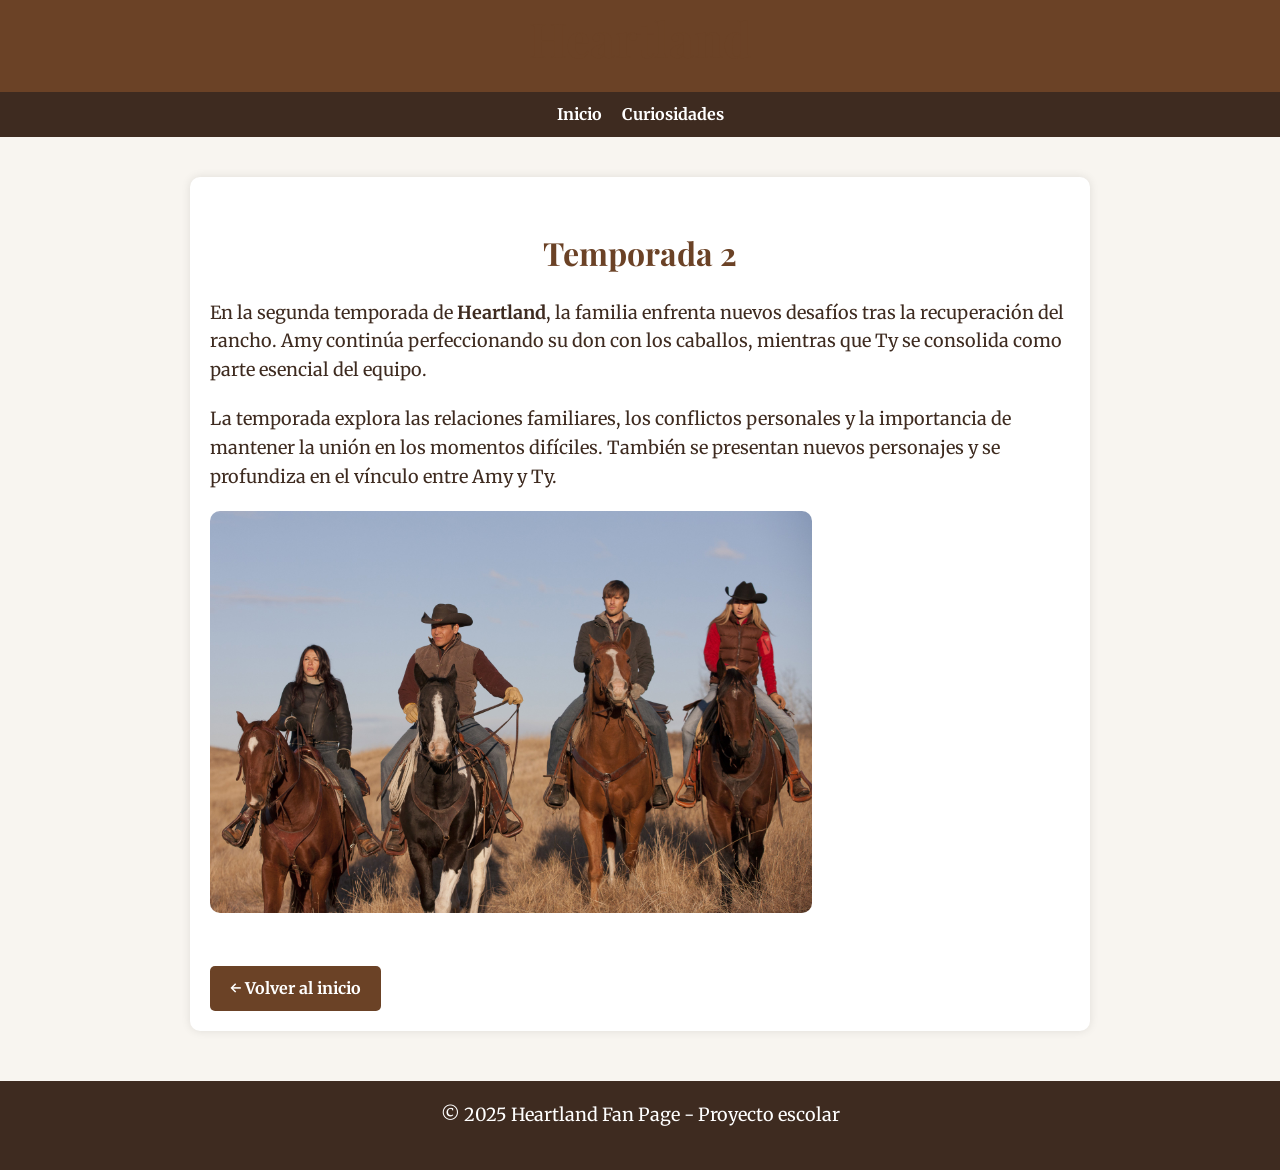
<file: HARTLAND/temporada2.html>
<!DOCTYPE html>
<html lang="es">
<head>
  <meta charset="UTF-8">
  <meta name="viewport" content="width=device-width, initial-scale=1.0">
  <title>Temporada 2 - Heartland</title>
  <link rel="stylesheet" href="css/style.css">
  <link href="https://fonts.googleapis.com/css2?family=Playfair+Display:wght@700&family=Merriweather&display=swap" rel="stylesheet">
</head>
<body>

  <header>
    <h1>Heartland</h1>
    <nav>
      <ul>
        <li><a href="index.html">Inicio</a></li>
        <li><a href="curiosidades.html">Curiosidades</a></li>
      </ul>
    </nav>
  </header>

  <main class="detalle-personaje">
    <h2>Temporada 2</h2>

    <p>
      En la segunda temporada de <strong>Heartland</strong>, la familia enfrenta nuevos desafíos tras la recuperación del rancho. Amy continúa perfeccionando su don con los caballos, mientras que Ty se consolida como parte esencial del equipo. 
    </p>

    <p>
      La temporada explora las relaciones familiares, los conflictos personales y la importancia de mantener la unión en los momentos difíciles. También se presentan nuevos personajes y se profundiza en el vínculo entre Amy y Ty.
    </p>

    <img src="img/caballos.jpg" alt="Heartland Temporada 2" style="width:70%; border-radius:10px;">
    <br><br>

    <a href="index.html" class="boton-volver">← Volver al inicio</a>
  </main>

  <footer>
    <p>© 2025 Heartland Fan Page - Proyecto escolar</p>
  </footer>

</body>
</html>
</file>
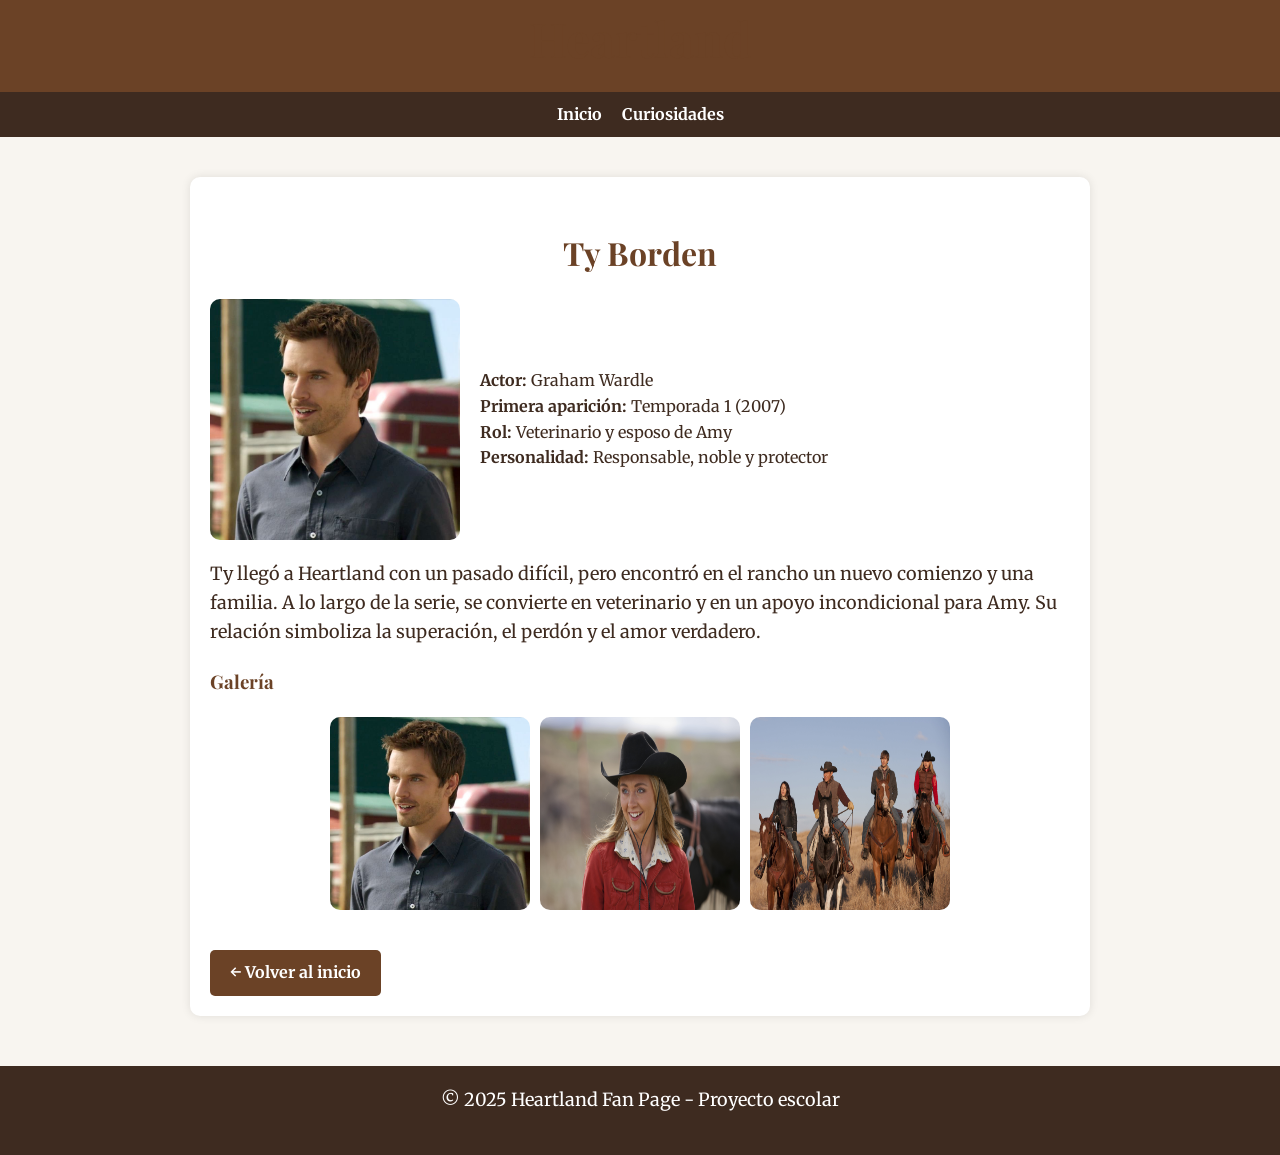
<file: HARTLAND/ty.html>
<!DOCTYPE html>
<html lang="es">
<head>
  <meta charset="UTF-8">
  <meta name="viewport" content="width=device-width, initial-scale=1.0">
  <title>Ty Borden - Heartland</title>
  <link rel="stylesheet" href="css/style.css">
  <link href="https://fonts.googleapis.com/css2?family=Playfair+Display:wght@700&family=Merriweather&display=swap" rel="stylesheet">
</head>
<body>

  <header>
    <h1>Heartland</h1>
    <nav>
      <ul>
        <li><a href="index.html">Inicio</a></li>
        <li><a href="curiosidades.html">Curiosidades</a></li>
      </ul>
    </nav>
  </header>

  <main class="detalle-personaje">
    <h2>Ty Borden</h2>

    <div class="ficha">
      <img src="img/ty.jpg" alt="Ty Borden">
      <ul>
        <li><strong>Actor:</strong> Graham Wardle</li>
        <li><strong>Primera aparición:</strong> Temporada 1 (2007)</li>
        <li><strong>Rol:</strong> Veterinario y esposo de Amy</li>
        <li><strong>Personalidad:</strong> Responsable, noble y protector</li>
      </ul>
    </div>

    <p>
      Ty llegó a Heartland con un pasado difícil, pero encontró en el rancho un nuevo comienzo y una familia. A lo largo de la serie, se convierte en veterinario y en un apoyo incondicional para Amy. Su relación simboliza la superación, el perdón y el amor verdadero.
    </p>

    <h3>Galería</h3>
    <div class="galeria">
      <img src="img/ty.jpg" alt="Ty">
      <img src="img/amy.jpg" alt="Amy y Ty">
      <img src="img/caballos.jpg" alt="Caballos en Heartland">
    </div>

    <a href="index.html" class="boton-volver">← Volver al inicio</a>
  </main>

  <footer>
    <p>© 2025 Heartland Fan Page - Proyecto escolar</p>
  </footer>

</body>
</html>
</file>
<file: HARTLAND/css/style.css>
/* === FUENTES === */
@import url('https://fonts.googleapis.com/css2?family=Playfair+Display:wght@400;700&family=Merriweather:wght@300;400;700&display=swap');

/* === RESETEO BÁSICO === */
* {
  margin: 0;
  padding: 0;
  box-sizing: border-box;
}

body {
  background-color: #f8f5f0;
  color: #3e2b20;
  font-family: 'Merriweather', serif;
  line-height: 1.6;
}

/* === CABECERA === */
header {
  text-align: center;
  background-color: #6b4226;
  color: #fff;
}

.banner {
  width: 100%;
  height: 300px;
  object-fit: cover;
  display: block;
}

/* === NAVEGACIÓN === */
nav {
  background-color: #3e2b20;
  padding: 10px 0;
}

nav ul {
  list-style: none;
  display: flex;
  justify-content: center;
  flex-wrap: wrap;
  gap: 20px;
}

nav a {
  text-decoration: none;
  color: #fff;
  font-weight: bold;
  transition: color 0.3s ease;
}

nav a:hover {
  color: #c49a6c;
}

/* === SECCIONES GENERALES === */
.seccion {
  padding: 60px 20px;
  max-width: 1100px;
  margin: auto;
  text-align: center;
}

h1, h2, h3 {
  font-family: 'Playfair Display', serif;
  color: #6b4226;
  margin-bottom: 15px;
}

h1 {
  font-size: 48px;
}

h2 {
  font-size: 32px;
  margin-top: 30px;
}

p {
  margin-bottom: 20px;
  font-size: 18px;
}

/* === AUDIO === */
audio {
  margin-top: 15px;
  border-radius: 10px;
}

/* === ELENCO === */
.personajes {
  display: grid;
  grid-template-columns: repeat(auto-fit, minmax(220px, 1fr));
  gap: 25px;
  margin-top: 30px;
}

.personajes article {
  background-color: #fff;
  border-radius: 10px;
  box-shadow: 0 3px 6px rgba(0,0,0,0.1);
  padding: 15px;
  transition: transform 0.3s ease, box-shadow 0.3s ease;
}

.personajes article:hover {
  transform: translateY(-5px);
  box-shadow: 0 5px 12px rgba(0,0,0,0.2);
}

.personajes img {
  width: 100%;
  border-radius: 10px;
  height: 300px;
  object-fit: cover;
}

/* === BOTONES === */
.boton {
  display: inline-block;
  background-color: #6b4226;
  color: white;
  padding: 10px 20px;
  border-radius: 5px;
  text-decoration: none;
  transition: background-color 0.3s ease, transform 0.2s ease;
}

.boton:hover {
  background-color: #c49a6c;
  transform: scale(1.05);
}

/* === TEMPORADAS Y CURIOSIDADES === */
#temporadas ul {
  list-style: none;
  margin-top: 20px;
}

#temporadas li {
  margin-bottom: 15px;
}

#curiosidades article {
  background-color: #fff;
  border-radius: 10px;
  padding: 20px;
  margin: 20px auto;
  max-width: 700px;
  box-shadow: 0 3px 6px rgba(0,0,0,0.1);
  transition: transform 0.3s ease, box-shadow 0.3s ease;
}

#curiosidades article:hover {
  transform: translateY(-5px);
  box-shadow: 0 5px 12px rgba(0,0,0,0.2);
}

/* === FORMULARIO === */
form {
  display: flex;
  flex-direction: column;
  gap: 15px;
  background-color: #fff;
  max-width: 600px;
  margin: 30px auto;
  padding: 25px;
  border-radius: 10px;
  box-shadow: 0 3px 6px rgba(0,0,0,0.1);
}

label {
  font-weight: bold;
  color: #6b4226;
  text-align: left;
}

input, textarea {
  padding: 10px;
  border: 1px solid #ccc;
  border-radius: 5px;
  font-family: 'Merriweather', serif;
  font-size: 16px;
}

/* === FOOTER === */
footer {
  background-color: #3e2b20;
  color: #fff;
  text-align: center;
  padding: 20px 0;
  margin-top: 50px;
}

/* === TRANSICIONES GENERALES === */
img, a, button {
  transition: all 0.3s ease;
}
/* === DETALLE PERSONAJE === */
.detalle-personaje {
  max-width: 900px;
  margin: 40px auto;
  background-color: #fff;
  padding: 20px;
  border-radius: 10px;
  box-shadow: 0 0 10px rgba(0,0,0,0.1);
}

.detalle-personaje h2 {
  font-family: 'Playfair Display', serif;
  color: #6b4226;
  text-align: center;
  margin-bottom: 20px;
}

.ficha {
  display: flex;
  gap: 20px;
  align-items: center;
  margin-bottom: 20px;
}

.ficha img {
  width: 250px;
  border-radius: 10px;
}

.ficha ul {
  list-style: none;
  padding: 0;
}

.galeria {
  display: flex;
  gap: 10px;
  justify-content: center;
  flex-wrap: wrap;
  margin: 20px 0;
}

.galeria img {
  width: 200px;
  border-radius: 10px;
  transition: transform 0.3s ease;
}

.galeria img:hover {
  transform: scale(1.05);
}

.boton-volver {
  display: inline-block;
  margin-top: 20px;
  text-decoration: none;
  color: #fff;
  background-color: #6b4226;
  padding: 10px 20px;
  border-radius: 5px;
  font-weight: bold;
}

.boton-volver:hover {
  background-color: #8c5b3c;
}
/* === EFECTO DE APARICIÓN SUAVE === */
.seccion {
  opacity: 0;
  transform: translateY(20px);
  animation: aparecer 1s ease forwards;
}

@keyframes aparecer {
  to {
    opacity: 1;
    transform: translateY(0);
  }
}
.logo {
  width: 100px;
  display: block;
  margin: 15px auto;
}
/* === SECCIÓN INICIO === */
.inicio {
  background: linear-gradient(rgba(0,0,0,0.55), rgba(0,0,0,0.55)), url("../img/heartland-poster.jpg") center/cover no-repeat;
  color: white;
  text-align: center;
  padding: 120px 20px;
  border-radius: 10px;
  margin: 40px auto;
  width: 90%;
}

.inicio .contenido {
  max-width: 800px;
  margin: 0 auto;
}

.inicio h1 {
  font-family: 'Playfair Display', serif;
  font-size: 3em;
  margin-bottom: 20px;
}

.inicio p {
  font-family: 'Merriweather', serif;
  line-height: 1.6;
  font-size: 1.1em;
  margin-bottom: 20px;
}

/* === BOTÓN DESTACADO === */
.boton {
  background-color: #d4a373;
  color: #fff;
  text-decoration: none;
  padding: 12px 25px;
  border-radius: 25px;
  transition: all 0.3s ease;
  font-weight: bold;
}

.boton:hover {
  background-color: #b87c4b;
  transform: scale(1.05);
}
.boton-vidrio {
  display: inline-block;
  margin-top: 20px;
  background-color: #a67c52; /* marrón cálido */
  color: #fff;
  padding: 12px 25px;
  border-radius: 6px;
  text-decoration: none;
  font-weight: bold;
  transition: all 0.3s ease;
  box-shadow: 0 4px 8px rgba(0,0,0,0.15);
}

.boton-vidrio:hover {
  background-color: #8b633f; /* tono más oscuro al pasar el mouse */
  transform: scale(1.05);
}
img {
  transition: transform 0.4s ease, box-shadow 0.4s ease;
}

img:hover {
  transform: scale(1.05);
  box-shadow: 0 8px 20px rgba(0,0,0,0.4);
}
</file>
